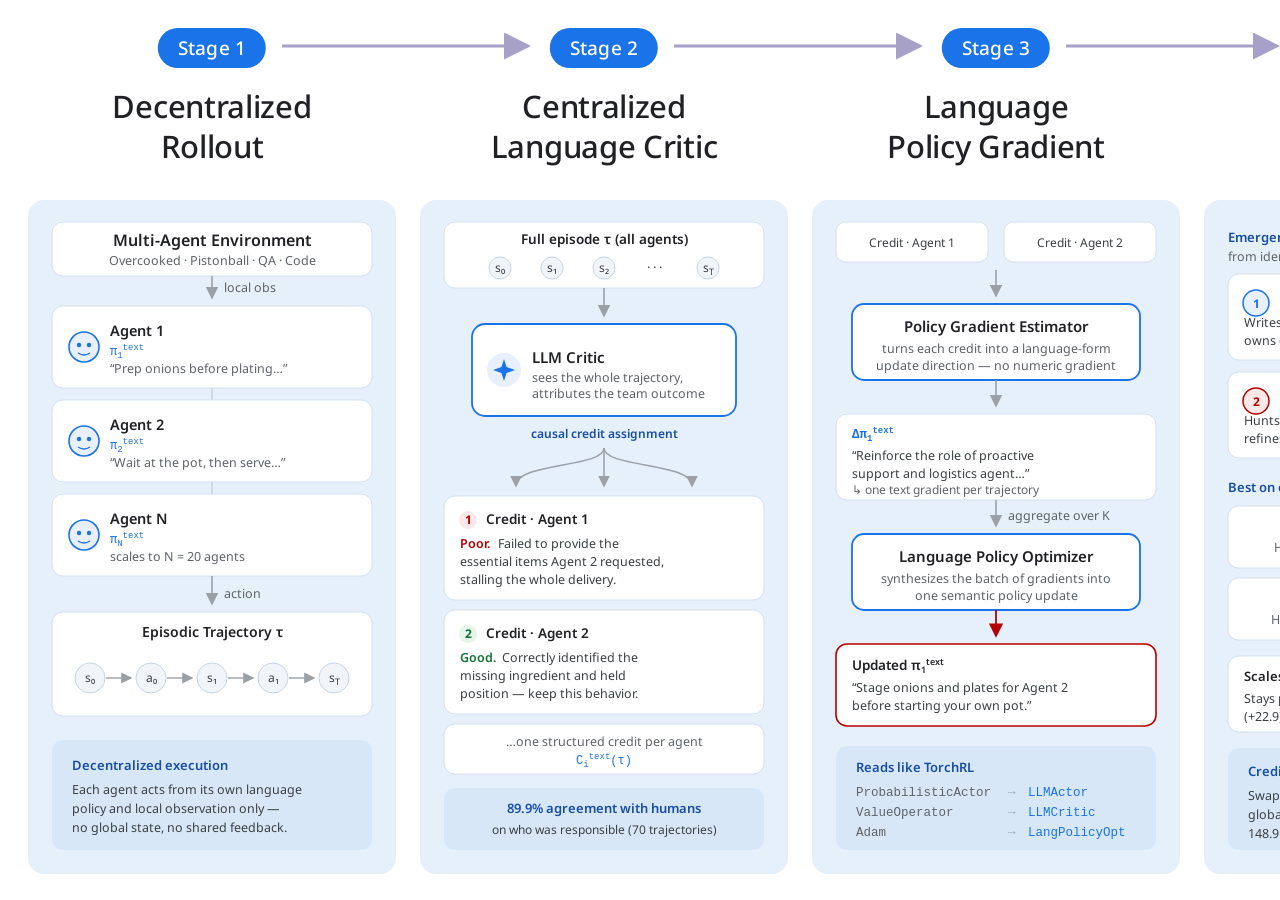
<file: tools/langmarl_stages.html>
<!DOCTYPE html>
<html>
<head>
<meta charset="utf-8">
<title>LangMARL pipeline stages</title>
<link href="https://fonts.googleapis.com/css?family=Google+Sans:400,500,700|Noto+Sans:400,600" rel="stylesheet">
<style>
  html,body{margin:0;padding:0;background:#fff;}
  body{width:1600px;height:900px;overflow:hidden;
       font-family:'Google Sans','Noto Sans',-apple-system,Helvetica,Arial,sans-serif;
       -webkit-font-smoothing:antialiased;}
  .wrap{position:relative;width:1600px;height:900px;}

  .col{position:absolute;top:0;width:368px;visibility:hidden;}
  .c1{left:28px}.c2{left:420px}.c3{left:812px}.c4{left:1204px}
  body.s1 .c1,
  body.s2 .c1,body.s2 .c2,
  body.s3 .c1,body.s3 .c2,body.s3 .c3,
  body.s4 .c1,body.s4 .c2,body.s4 .c3,body.s4 .c4{visibility:visible}

  .badge{position:absolute;top:28px;left:50%;transform:translateX(-50%);
         background:#1a73e8;color:#fff;font-size:19px;font-weight:500;
         padding:7px 20px;border-radius:20px;white-space:nowrap;letter-spacing:.2px;}
  .c4 .badge{background:#174ea6}

  .title{position:absolute;top:86px;width:368px;text-align:center;
         font-size:31px;line-height:40px;font-weight:500;color:#202124;letter-spacing:-.3px;}

  .panel{position:absolute;top:200px;width:368px;height:674px;
         background:#e6f0fb;border-radius:16px;}

  .arrows .a1,.arrows .a2,.arrows .a3{visibility:hidden}
  body.s2 .a1,
  body.s3 .a1,body.s3 .a2,
  body.s4 .a1,body.s4 .a2,body.s4 .a3{visibility:visible}
  .arrows{position:absolute;top:0;left:0}
</style>
</head>
<body class="s4">

<svg width="0" height="0" style="position:absolute">
  <defs>
    <marker id="ar" markerWidth="8" markerHeight="8" refX="7" refY="4" orient="auto">
      <path d="M0,0 L8,4 L0,8 Z" fill="#9aa0a6"/>
    </marker>
    <marker id="arRed" markerWidth="8" markerHeight="8" refX="7" refY="4" orient="auto">
      <path d="M0,0 L8,4 L0,8 Z" fill="#b60000"/>
    </marker>
    <marker id="arBig" markerWidth="9" markerHeight="9" refX="8" refY="4.5" orient="auto">
      <path d="M0,0 L9,4.5 L0,9 Z" fill="#a7a0c8"/>
    </marker>
  </defs>
</svg>

<div class="wrap">

  <svg class="arrows" width="1600" height="900">
    <line class="a1" x1="282" y1="46" x2="528" y2="46" stroke="#a7a0c8" stroke-width="3" marker-end="url(#arBig)"/>
    <line class="a2" x1="674" y1="46" x2="920" y2="46" stroke="#a7a0c8" stroke-width="3" marker-end="url(#arBig)"/>
    <line class="a3" x1="1066" y1="46" x2="1277" y2="46" stroke="#a7a0c8" stroke-width="3" marker-end="url(#arBig)"/>
  </svg>

  <!-- ===================== STAGE 1 ===================== -->
  <div class="col c1">
    <div class="badge">Stage 1</div>
    <div class="title">Decentralized<br>Rollout</div>
    <div class="panel">
      <svg width="368" height="674" viewBox="0 0 368 674">
        <!-- environment -->
        <rect x="24" y="22" width="320" height="54" rx="11" fill="#fff" stroke="#d2e0ef"/>
        <text x="184" y="46" text-anchor="middle" font-size="16" font-weight="600" fill="#202124">Multi-Agent Environment</text>
        <text x="184" y="65" text-anchor="middle" font-size="12.5" fill="#5f6368">Overcooked · Pistonball · QA · Code</text>

        <line x1="184" y1="76" x2="184" y2="98" stroke="#9aa0a6" stroke-width="1.6" marker-end="url(#ar)"/>
        <text x="196" y="92" font-size="12.5" fill="#5f6368">local obs</text>

        <!-- agent cards -->
        <g>
          <rect x="24" y="106" width="320" height="82" rx="11" fill="#fff" stroke="#d2e0ef"/>
          <circle cx="56" cy="147" r="15" fill="#e8f0fe" stroke="#1a73e8" stroke-width="1.6"/>
          <circle cx="51" cy="145" r="2.2" fill="#1a73e8"/><circle cx="61" cy="145" r="2.2" fill="#1a73e8"/>
          <path d="M50,153 q6,4 12,0" stroke="#1a73e8" stroke-width="1.5" fill="none"/>
          <text x="82" y="136" font-size="14.5" font-weight="600" fill="#202124">Agent 1</text>
          <text x="82" y="155" font-size="12" fill="#1a73e8" font-family="ui-monospace,Menlo,monospace">π<tspan font-size="9" dy="3">1</tspan><tspan font-size="9" dy="-8">text</tspan><tspan dy="5"> </tspan></text>
          <text x="82" y="173" font-size="12.5" fill="#5f6368">“Prep onions before plating…”</text>
        </g>
        <line x1="184" y1="188" x2="184" y2="200" stroke="#c6d4e2" stroke-width="1.6"/>
        <g>
          <rect x="24" y="200" width="320" height="82" rx="11" fill="#fff" stroke="#d2e0ef"/>
          <circle cx="56" cy="241" r="15" fill="#e8f0fe" stroke="#1a73e8" stroke-width="1.6"/>
          <circle cx="51" cy="239" r="2.2" fill="#1a73e8"/><circle cx="61" cy="239" r="2.2" fill="#1a73e8"/>
          <path d="M50,247 q6,4 12,0" stroke="#1a73e8" stroke-width="1.5" fill="none"/>
          <text x="82" y="230" font-size="14.5" font-weight="600" fill="#202124">Agent 2</text>
          <text x="82" y="249" font-size="12" fill="#1a73e8" font-family="ui-monospace,Menlo,monospace">π<tspan font-size="9" dy="3">2</tspan><tspan font-size="9" dy="-8">text</tspan><tspan dy="5"> </tspan></text>
          <text x="82" y="267" font-size="12.5" fill="#5f6368">“Wait at the pot, then serve…”</text>
        </g>
        <line x1="184" y1="282" x2="184" y2="294" stroke="#c6d4e2" stroke-width="1.6"/>
        <g>
          <rect x="24" y="294" width="320" height="82" rx="11" fill="#fff" stroke="#d2e0ef"/>
          <circle cx="56" cy="335" r="15" fill="#e8f0fe" stroke="#1a73e8" stroke-width="1.6"/>
          <circle cx="51" cy="333" r="2.2" fill="#1a73e8"/><circle cx="61" cy="333" r="2.2" fill="#1a73e8"/>
          <path d="M50,341 q6,4 12,0" stroke="#1a73e8" stroke-width="1.5" fill="none"/>
          <text x="82" y="324" font-size="14.5" font-weight="600" fill="#202124">Agent N</text>
          <text x="82" y="343" font-size="12" fill="#1a73e8" font-family="ui-monospace,Menlo,monospace">π<tspan font-size="9" dy="3">N</tspan><tspan font-size="9" dy="-8">text</tspan><tspan dy="5"> </tspan></text>
          <text x="82" y="361" font-size="12.5" fill="#5f6368">scales to N = 20 agents</text>
        </g>

        <line x1="184" y1="376" x2="184" y2="404" stroke="#9aa0a6" stroke-width="1.6" marker-end="url(#ar)"/>
        <text x="196" y="398" font-size="12.5" fill="#5f6368">action</text>

        <!-- trajectory -->
        <rect x="24" y="412" width="320" height="104" rx="11" fill="#fff" stroke="#d2e0ef"/>
        <text x="184" y="437" text-anchor="middle" font-size="14" font-weight="600" fill="#202124">Episodic Trajectory τ</text>
        <g font-size="12" fill="#3c4043" text-anchor="middle">
          <circle cx="62" cy="478" r="15" fill="#f1f5fa" stroke="#c6d4e2"/><text x="62" y="482">s₀</text>
          <circle cx="123" cy="478" r="15" fill="#f1f5fa" stroke="#c6d4e2"/><text x="123" y="482">a₀</text>
          <circle cx="184" cy="478" r="15" fill="#f1f5fa" stroke="#c6d4e2"/><text x="184" y="482">s₁</text>
          <circle cx="245" cy="478" r="15" fill="#f1f5fa" stroke="#c6d4e2"/><text x="245" y="482">a₁</text>
          <circle cx="306" cy="478" r="15" fill="#f1f5fa" stroke="#c6d4e2"/><text x="306" y="482">s<tspan font-size="9" dy="3">T</tspan></text>
        </g>
        <g stroke="#9aa0a6" stroke-width="1.4" marker-end="url(#ar)">
          <line x1="78" y1="478" x2="103" y2="478"/>
          <line x1="139" y1="478" x2="164" y2="478"/>
          <line x1="200" y1="478" x2="225" y2="478"/>
          <line x1="261" y1="478" x2="286" y2="478"/>
        </g>

        <!-- note -->
        <rect x="24" y="540" width="320" height="110" rx="11" fill="#d7e7f8"/>
        <text x="44" y="570" font-size="13" font-weight="600" fill="#174ea6">Decentralized execution</text>
        <text x="44" y="594" font-size="12.5" fill="#3c4043">Each agent acts from its own language</text>
        <text x="44" y="613" font-size="12.5" fill="#3c4043">policy and local observation only —</text>
        <text x="44" y="632" font-size="12.5" fill="#3c4043">no global state, no shared feedback.</text>
      </svg>
    </div>
  </div>

  <!-- ===================== STAGE 2 ===================== -->
  <div class="col c2">
    <div class="badge">Stage 2</div>
    <div class="title">Centralized<br>Language Critic</div>
    <div class="panel">
      <svg width="368" height="674" viewBox="0 0 368 674">
        <!-- full trajectory in -->
        <rect x="24" y="22" width="320" height="66" rx="11" fill="#fff" stroke="#d2e0ef"/>
        <text x="184" y="44" text-anchor="middle" font-size="13.5" font-weight="600" fill="#202124">Full episode τ (all agents)</text>
        <g font-size="12" fill="#3c4043" text-anchor="middle">
          <circle cx="80" cy="68" r="11" fill="#f1f5fa" stroke="#c6d4e2"/><text x="80" y="72">s₀</text>
          <circle cx="132" cy="68" r="11" fill="#f1f5fa" stroke="#c6d4e2"/><text x="132" y="72">s₁</text>
          <circle cx="184" cy="68" r="11" fill="#f1f5fa" stroke="#c6d4e2"/><text x="184" y="72">s₂</text>
          <text x="234" y="72" font-size="13">· · ·</text>
          <circle cx="288" cy="68" r="11" fill="#f1f5fa" stroke="#c6d4e2"/><text x="288" y="72">s<tspan font-size="9" dy="3">T</tspan></text>
        </g>

        <line x1="184" y1="88" x2="184" y2="116" stroke="#9aa0a6" stroke-width="1.6" marker-end="url(#ar)"/>

        <!-- critic -->
        <rect x="52" y="124" width="264" height="92" rx="13" fill="#fff" stroke="#1a73e8" stroke-width="1.8"/>
        <g transform="translate(84,170)">
          <circle r="17" fill="#e8f0fe"/>
          <path d="M0,-11 L2.6,-3 L11,0 L2.6,3 L0,11 L-2.6,3 L-11,0 L-2.6,-3 Z" fill="#1a73e8"/>
        </g>
        <text x="112" y="163" font-size="15" font-weight="600" fill="#202124">LLM Critic</text>
        <text x="112" y="182" font-size="12.5" fill="#5f6368">sees the whole trajectory,</text>
        <text x="112" y="198" font-size="12.5" fill="#5f6368">attributes the team outcome</text>

        <text x="184" y="238" text-anchor="middle" font-size="12" font-weight="600" fill="#174ea6">causal credit assignment</text>

        <!-- fan out -->
        <g stroke="#9aa0a6" stroke-width="1.5" fill="none" marker-end="url(#ar)">
          <path d="M184,248 C184,268 96,262 96,286"/>
          <path d="M184,248 L184,286"/>
          <path d="M184,248 C184,268 272,262 272,286"/>
        </g>

        <!-- credit cards -->
        <rect x="24" y="296" width="320" height="104" rx="11" fill="#fff" stroke="#d2e0ef"/>
        <circle cx="48" cy="320" r="9" fill="#fce8e6"/><text x="48" y="324" text-anchor="middle" font-size="12" font-weight="700" fill="#b60000">1</text>
        <text x="66" y="324" font-size="13.5" font-weight="600" fill="#202124">Credit · Agent 1</text>
        <text x="40" y="348" font-size="12.5" fill="#b60000" font-weight="600">Poor.</text>
        <text x="78" y="348" font-size="12.5" fill="#3c4043">Failed to provide the</text>
        <text x="40" y="366" font-size="12.5" fill="#3c4043">essential items Agent 2 requested,</text>
        <text x="40" y="384" font-size="12.5" fill="#3c4043">stalling the whole delivery.</text>

        <rect x="24" y="410" width="320" height="104" rx="11" fill="#fff" stroke="#d2e0ef"/>
        <circle cx="48" cy="434" r="9" fill="#e6f4ea"/><text x="48" y="438" text-anchor="middle" font-size="12" font-weight="700" fill="#137333">2</text>
        <text x="66" y="438" font-size="13.5" font-weight="600" fill="#202124">Credit · Agent 2</text>
        <text x="40" y="462" font-size="12.5" fill="#137333" font-weight="600">Good.</text>
        <text x="82" y="462" font-size="12.5" fill="#3c4043">Correctly identified the</text>
        <text x="40" y="480" font-size="12.5" fill="#3c4043">missing ingredient and held</text>
        <text x="40" y="498" font-size="12.5" fill="#3c4043">position — keep this behavior.</text>

        <rect x="24" y="524" width="320" height="50" rx="11" fill="#fff" stroke="#d2e0ef"/>
        <text x="184" y="546" text-anchor="middle" font-size="12.5" fill="#5f6368">…one structured credit per agent</text>
        <text x="184" y="564" text-anchor="middle" font-size="12" fill="#1a73e8" font-family="ui-monospace,Menlo,monospace">C<tspan font-size="9" dy="3">i</tspan><tspan font-size="9" dy="-8">text</tspan><tspan dy="5">(τ)</tspan></text>

        <rect x="24" y="588" width="320" height="62" rx="11" fill="#d7e7f8"/>
        <text x="184" y="613" text-anchor="middle" font-size="13" font-weight="600" fill="#174ea6">89.9% agreement with humans</text>
        <text x="184" y="634" text-anchor="middle" font-size="12" fill="#3c4043">on who was responsible (70 trajectories)</text>
      </svg>
    </div>
  </div>

  <!-- ===================== STAGE 3 ===================== -->
  <div class="col c3">
    <div class="badge">Stage 3</div>
    <div class="title">Language<br>Policy Gradient</div>
    <div class="panel">
      <svg width="368" height="674" viewBox="0 0 368 674">
        <!-- credits in -->
        <g>
          <rect x="24" y="22" width="152" height="40" rx="9" fill="#fff" stroke="#d2e0ef"/>
          <text x="100" y="47" text-anchor="middle" font-size="12" fill="#3c4043">Credit · Agent 1</text>
          <rect x="192" y="22" width="152" height="40" rx="9" fill="#fff" stroke="#d2e0ef"/>
          <text x="268" y="47" text-anchor="middle" font-size="12" fill="#3c4043">Credit · Agent 2</text>
        </g>

        <line x1="184" y1="70" x2="184" y2="96" stroke="#9aa0a6" stroke-width="1.6" marker-end="url(#ar)"/>

        <!-- gradient estimator -->
        <rect x="40" y="104" width="288" height="76" rx="12" fill="#fff" stroke="#1a73e8" stroke-width="1.8"/>
        <text x="184" y="132" text-anchor="middle" font-size="15" font-weight="600" fill="#202124">Policy Gradient Estimator</text>
        <text x="184" y="153" text-anchor="middle" font-size="12.5" fill="#5f6368">turns each credit into a language-form</text>
        <text x="184" y="170" text-anchor="middle" font-size="12.5" fill="#5f6368">update direction — no numeric gradient</text>

        <line x1="184" y1="180" x2="184" y2="206" stroke="#9aa0a6" stroke-width="1.6" marker-end="url(#ar)"/>

        <!-- text gradients -->
        <rect x="24" y="214" width="320" height="86" rx="11" fill="#fff" stroke="#d2e0ef"/>
        <text x="40" y="238" font-size="12.5" font-weight="600" fill="#1a73e8" font-family="ui-monospace,Menlo,monospace">Δπ<tspan font-size="9" dy="3">1</tspan><tspan font-size="9" dy="-8">text</tspan><tspan dy="5"> </tspan></text>
        <text x="40" y="260" font-size="12.5" fill="#3c4043">“Reinforce the role of proactive</text>
        <text x="40" y="278" font-size="12.5" fill="#3c4043">support and logistics agent…”</text>
        <text x="40" y="294" font-size="12" fill="#5f6368">↳ one text gradient per trajectory</text>

        <line x1="184" y1="300" x2="184" y2="326" stroke="#9aa0a6" stroke-width="1.6" marker-end="url(#ar)"/>
        <text x="196" y="320" font-size="12.5" fill="#5f6368">aggregate over K</text>

        <!-- optimizer -->
        <rect x="40" y="334" width="288" height="76" rx="12" fill="#fff" stroke="#1a73e8" stroke-width="1.8"/>
        <text x="184" y="362" text-anchor="middle" font-size="15" font-weight="600" fill="#202124">Language Policy Optimizer</text>
        <text x="184" y="383" text-anchor="middle" font-size="12.5" fill="#5f6368">synthesizes the batch of gradients into</text>
        <text x="184" y="400" text-anchor="middle" font-size="12.5" fill="#5f6368">one semantic policy update</text>

        <line x1="184" y1="410" x2="184" y2="436" stroke="#b60000" stroke-width="1.8" marker-end="url(#arRed)"/>

        <!-- updated policy -->
        <rect x="24" y="444" width="320" height="82" rx="11" fill="#fff" stroke="#b60000" stroke-width="1.6"/>
        <text x="40" y="470" font-size="13.5" font-weight="600" fill="#202124">Updated π<tspan font-size="9" dy="3">1</tspan><tspan font-size="9" dy="-8">text</tspan><tspan dy="5"> </tspan></text>
        <text x="40" y="492" font-size="12.5" fill="#3c4043">“Stage onions and plates for Agent 2</text>
        <text x="40" y="510" font-size="12.5" fill="#3c4043">before starting your own pot.”</text>

        <!-- torchrl analogy -->
        <rect x="24" y="546" width="320" height="104" rx="11" fill="#d7e7f8"/>
        <text x="44" y="572" font-size="13" font-weight="600" fill="#174ea6">Reads like TorchRL</text>
        <g font-size="12.5" font-family="ui-monospace,Menlo,monospace">
          <text x="44" y="596" fill="#5f6368">ProbabilisticActor</text><text x="196" y="596" fill="#9aa0a6">→</text><text x="216" y="596" fill="#1a73e8">LLMActor</text>
          <text x="44" y="616" fill="#5f6368">ValueOperator</text><text x="196" y="616" fill="#9aa0a6">→</text><text x="216" y="616" fill="#1a73e8">LLMCritic</text>
          <text x="44" y="636" fill="#5f6368">Adam</text><text x="196" y="636" fill="#9aa0a6">→</text><text x="216" y="636" fill="#1a73e8">LangPolicyOpt</text>
        </g>
      </svg>
    </div>
  </div>

  <!-- ===================== STAGE 4 ===================== -->
  <div class="col c4">
    <div class="badge">Final Output</div>
    <div class="title">Self-Evolved<br>Coordination</div>
    <div class="panel">
      <svg width="368" height="674" viewBox="0 0 368 674">
        <text x="24" y="42" font-size="13" font-weight="600" fill="#174ea6">Emergent role specialization</text>
        <text x="24" y="61" font-size="12.5" fill="#5f6368">from identical starting prompts</text>

        <rect x="24" y="74" width="320" height="86" rx="11" fill="#fff" stroke="#d2e0ef"/>
        <circle cx="52" cy="103" r="13" fill="#e8f0fe" stroke="#1a73e8" stroke-width="1.5"/>
        <text x="52" y="108" text-anchor="middle" font-size="12" font-weight="700" fill="#1a73e8">1</text>
        <text x="76" y="100" font-size="14" font-weight="600" fill="#202124">Agent 1 → Implementer</text>
        <text x="40" y="127" font-size="12.5" fill="#3c4043">Writes structured, robust solutions;</text>
        <text x="40" y="145" font-size="12.5" fill="#3c4043">owns clarity and efficiency.</text>

        <rect x="24" y="172" width="320" height="86" rx="11" fill="#fff" stroke="#d2e0ef"/>
        <circle cx="52" cy="201" r="13" fill="#fce8e6" stroke="#b60000" stroke-width="1.5"/>
        <text x="52" y="206" text-anchor="middle" font-size="12" font-weight="700" fill="#b60000">2</text>
        <text x="76" y="198" font-size="14" font-weight="600" fill="#202124">Agent 2 → Reviewer</text>
        <text x="40" y="225" font-size="12.5" fill="#3c4043">Hunts edge cases and weaknesses;</text>
        <text x="40" y="243" font-size="12.5" fill="#3c4043">refines before submission.</text>

        <text x="24" y="292" font-size="13" font-weight="600" fill="#174ea6">Best on every benchmark</text>

        <g>
          <rect x="24" y="306" width="152" height="62" rx="10" fill="#fff" stroke="#d2e0ef"/>
          <text x="100" y="332" text-anchor="middle" font-size="21" font-weight="700" fill="#b60000">60.2</text>
          <text x="100" y="352" text-anchor="middle" font-size="12.5" fill="#5f6368">HotPotQA</text>

          <rect x="192" y="306" width="152" height="62" rx="10" fill="#fff" stroke="#d2e0ef"/>
          <text x="268" y="332" text-anchor="middle" font-size="21" font-weight="700" fill="#b60000">56.0</text>
          <text x="268" y="352" text-anchor="middle" font-size="12.5" fill="#5f6368">MATH</text>

          <rect x="24" y="378" width="152" height="62" rx="10" fill="#fff" stroke="#d2e0ef"/>
          <text x="100" y="404" text-anchor="middle" font-size="21" font-weight="700" fill="#b60000">73.2</text>
          <text x="100" y="424" text-anchor="middle" font-size="12.5" fill="#5f6368">HumanEval</text>

          <rect x="192" y="378" width="152" height="62" rx="10" fill="#fff" stroke="#d2e0ef"/>
          <text x="268" y="404" text-anchor="middle" font-size="21" font-weight="700" fill="#b60000">148.9</text>
          <text x="268" y="424" text-anchor="middle" font-size="12.5" fill="#5f6368">Forced Coord.</text>
        </g>

        <rect x="24" y="456" width="320" height="76" rx="11" fill="#fff" stroke="#d2e0ef"/>
        <text x="40" y="481" font-size="13" font-weight="600" fill="#202124">Scales where baselines collapse</text>
        <text x="40" y="503" font-size="12.5" fill="#3c4043">Stays positive on Pistonball at N = 20</text>
        <text x="40" y="521" font-size="12.5" fill="#3c4043">(+22.9) while TextGrad degrades.</text>

        <rect x="24" y="548" width="320" height="102" rx="11" fill="#d7e7f8"/>
        <text x="44" y="576" font-size="13" font-weight="600" fill="#174ea6">Credit is what makes it work</text>
        <text x="44" y="600" font-size="12.5" fill="#3c4043">Swap per-agent credits for one shared</text>
        <text x="44" y="619" font-size="12.5" fill="#3c4043">global reward and Forced Coord. drops</text>
        <text x="44" y="638" font-size="12.5" fill="#3c4043">148.9 → 82.7.</text>
      </svg>
    </div>
  </div>

</div>

<script>
  var m = location.search.match(/stage=(\d)/);
  document.body.className = 's' + (m ? m[1] : '4');
</script>
</body>
</html>
</file>
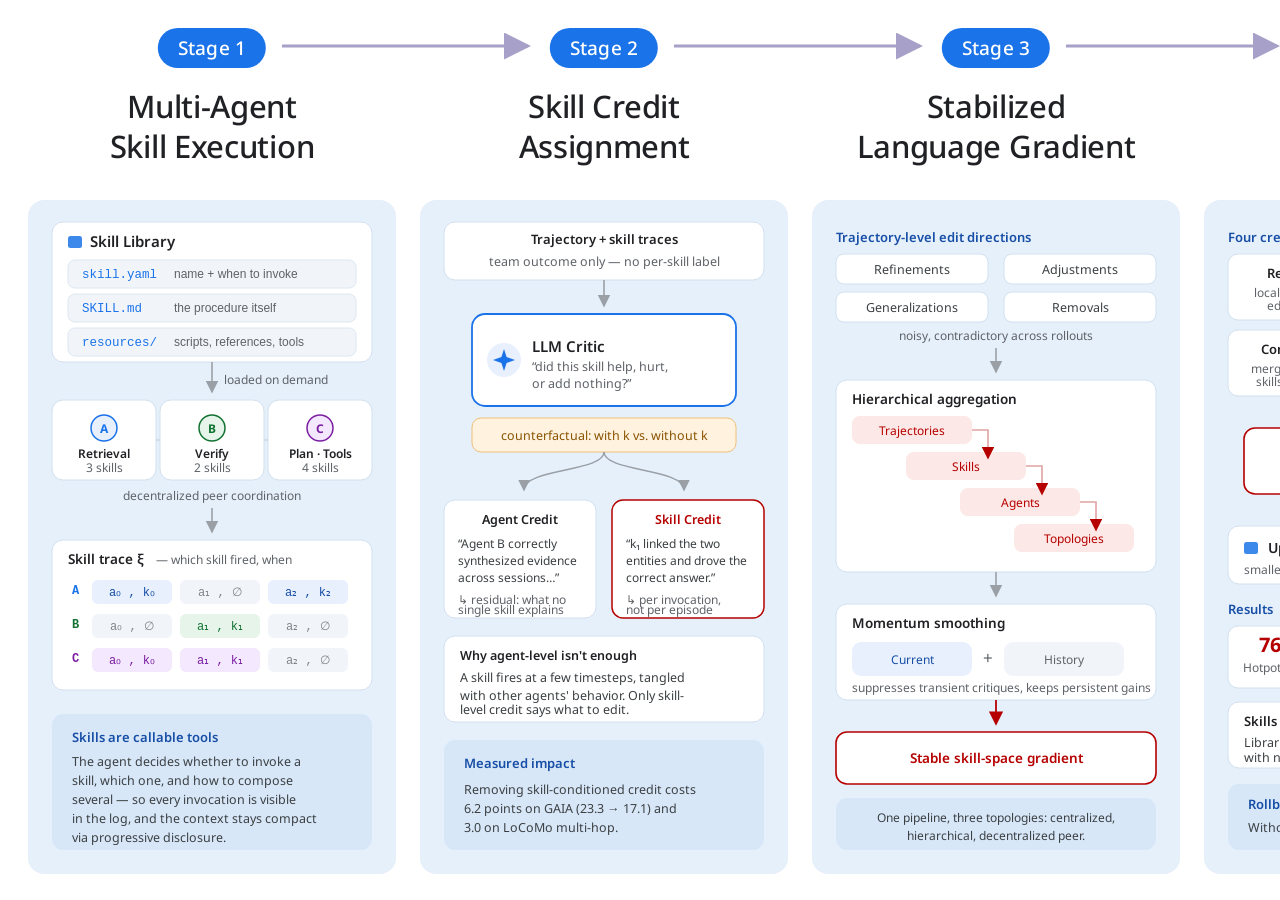
<file: tools/maskills_stages.html>
<!DOCTYPE html>
<html>
<head>
<meta charset="utf-8">
<title>MASkills pipeline stages</title>
<link href="https://fonts.googleapis.com/css?family=Google+Sans:400,500,700|Noto+Sans:400,600" rel="stylesheet">
<style>
  html,body{margin:0;padding:0;background:#fff;}
  body{width:1600px;height:900px;overflow:hidden;
       font-family:'Google Sans','Noto Sans',-apple-system,Helvetica,Arial,sans-serif;
       -webkit-font-smoothing:antialiased;}
  .wrap{position:relative;width:1600px;height:900px;}

  .col{position:absolute;top:0;width:368px;visibility:hidden;}
  .c1{left:28px}.c2{left:420px}.c3{left:812px}.c4{left:1204px}
  body.s1 .c1,
  body.s2 .c1,body.s2 .c2,
  body.s3 .c1,body.s3 .c2,body.s3 .c3,
  body.s4 .c1,body.s4 .c2,body.s4 .c3,body.s4 .c4{visibility:visible}

  .badge{position:absolute;top:28px;left:50%;transform:translateX(-50%);
         background:#1a73e8;color:#fff;font-size:19px;font-weight:500;
         padding:7px 20px;border-radius:20px;white-space:nowrap;letter-spacing:.2px;}
  .c4 .badge{background:#174ea6}

  .title{position:absolute;top:86px;width:368px;text-align:center;
         font-size:31px;line-height:40px;font-weight:500;color:#202124;letter-spacing:-.3px;}

  .panel{position:absolute;top:200px;width:368px;height:674px;
         background:#e6f0fb;border-radius:16px;}

  .arrows .a1,.arrows .a2,.arrows .a3{visibility:hidden}
  body.s2 .a1,
  body.s3 .a1,body.s3 .a2,
  body.s4 .a1,body.s4 .a2,body.s4 .a3{visibility:visible}
  .arrows{position:absolute;top:0;left:0}
</style>
</head>
<body class="s4">

<svg width="0" height="0" style="position:absolute">
  <defs>
    <marker id="ar" markerWidth="8" markerHeight="8" refX="7" refY="4" orient="auto">
      <path d="M0,0 L8,4 L0,8 Z" fill="#9aa0a6"/>
    </marker>
    <marker id="arRed" markerWidth="8" markerHeight="8" refX="7" refY="4" orient="auto">
      <path d="M0,0 L8,4 L0,8 Z" fill="#b60000"/>
    </marker>
    <marker id="arBig" markerWidth="9" markerHeight="9" refX="8" refY="4.5" orient="auto">
      <path d="M0,0 L9,4.5 L0,9 Z" fill="#a7a0c8"/>
    </marker>
  </defs>
</svg>

<div class="wrap">

  <svg class="arrows" width="1600" height="900">
    <line class="a1" x1="282" y1="46" x2="528" y2="46" stroke="#a7a0c8" stroke-width="3" marker-end="url(#arBig)"/>
    <line class="a2" x1="674" y1="46" x2="920" y2="46" stroke="#a7a0c8" stroke-width="3" marker-end="url(#arBig)"/>
    <line class="a3" x1="1066" y1="46" x2="1277" y2="46" stroke="#a7a0c8" stroke-width="3" marker-end="url(#arBig)"/>
  </svg>

  <!-- ===================== STAGE 1 ===================== -->
  <div class="col c1">
    <div class="badge">Stage 1</div>
    <div class="title">Multi-Agent<br>Skill Execution</div>
    <div class="panel">
      <svg width="368" height="674" viewBox="0 0 368 674">
        <!-- skill library -->
        <rect x="24" y="22" width="320" height="140" rx="11" fill="#fff" stroke="#d2e0ef"/>
        <rect x="40" y="36" width="14" height="12" rx="2.5" fill="#1a73e8" opacity=".85"/>
        <text x="62" y="47" font-size="15" font-weight="600" fill="#202124">Skill Library</text>
        <g font-size="12.5" font-family="ui-monospace,Menlo,monospace">
          <rect x="40" y="60" width="288" height="28" rx="7" fill="#f1f5fa" stroke="#dde6f0"/>
          <text x="54" y="78" fill="#1a73e8">skill.yaml</text>
          <text x="146" y="78" fill="#5f6368" font-family="'Google Sans',sans-serif" font-size="12">name + when to invoke</text>

          <rect x="40" y="94" width="288" height="28" rx="7" fill="#f1f5fa" stroke="#dde6f0"/>
          <text x="54" y="112" fill="#1a73e8">SKILL.md</text>
          <text x="146" y="112" fill="#5f6368" font-family="'Google Sans',sans-serif" font-size="12">the procedure itself</text>

          <rect x="40" y="128" width="288" height="28" rx="7" fill="#f1f5fa" stroke="#dde6f0"/>
          <text x="54" y="146" fill="#1a73e8">resources/</text>
          <text x="146" y="146" fill="#5f6368" font-family="'Google Sans',sans-serif" font-size="12">scripts, references, tools</text>
        </g>

        <line x1="184" y1="162" x2="184" y2="192" stroke="#9aa0a6" stroke-width="1.6" marker-end="url(#ar)"/>
        <text x="196" y="184" font-size="12" fill="#5f6368">loaded on demand</text>

        <!-- agents, decentralized peers -->
        <g stroke="#c6d4e2" stroke-width="1.6">
          <line x1="76" y1="240" x2="184" y2="240"/>
          <line x1="184" y1="240" x2="292" y2="240"/>
        </g>
        <g>
          <rect x="24" y="200" width="104" height="80" rx="11" fill="#fff" stroke="#d2e0ef"/>
          <circle cx="76" cy="228" r="13" fill="#e8f0fe" stroke="#1a73e8" stroke-width="1.5"/>
          <text x="76" y="233" text-anchor="middle" font-size="12" font-weight="700" fill="#1a73e8">A</text>
          <text x="76" y="258" text-anchor="middle" font-size="12" font-weight="600" fill="#202124">Retrieval</text>
          <text x="76" y="272" text-anchor="middle" font-size="12" fill="#5f6368">3 skills</text>

          <rect x="132" y="200" width="104" height="80" rx="11" fill="#fff" stroke="#d2e0ef"/>
          <circle cx="184" cy="228" r="13" fill="#e6f4ea" stroke="#137333" stroke-width="1.5"/>
          <text x="184" y="233" text-anchor="middle" font-size="12" font-weight="700" fill="#137333">B</text>
          <text x="184" y="258" text-anchor="middle" font-size="12" font-weight="600" fill="#202124">Verify</text>
          <text x="184" y="272" text-anchor="middle" font-size="12" fill="#5f6368">2 skills</text>

          <rect x="240" y="200" width="104" height="80" rx="11" fill="#fff" stroke="#d2e0ef"/>
          <circle cx="292" cy="228" r="13" fill="#f3e8fd" stroke="#7b1fa2" stroke-width="1.5"/>
          <text x="292" y="233" text-anchor="middle" font-size="12" font-weight="700" fill="#7b1fa2">C</text>
          <text x="292" y="258" text-anchor="middle" font-size="12" font-weight="600" fill="#202124">Plan · Tools</text>
          <text x="292" y="272" text-anchor="middle" font-size="12" fill="#5f6368">4 skills</text>
        </g>
        <text x="184" y="300" text-anchor="middle" font-size="12" fill="#5f6368">decentralized peer coordination</text>

        <line x1="184" y1="308" x2="184" y2="332" stroke="#9aa0a6" stroke-width="1.6" marker-end="url(#ar)"/>

        <!-- skill trace -->
        <rect x="24" y="340" width="320" height="150" rx="11" fill="#fff" stroke="#d2e0ef"/>
        <text x="40" y="364" font-size="13.5" font-weight="600" fill="#202124">Skill trace ξ</text>
        <text x="128" y="364" font-size="12" fill="#5f6368">— which skill fired, when</text>
        <g font-size="12" font-family="ui-monospace,Menlo,monospace" text-anchor="middle">
          <text x="44" y="394" font-size="12" fill="#1a73e8" font-weight="700" text-anchor="start">A</text>
          <rect x="64" y="380" width="80" height="24" rx="6" fill="#e8f0fe"/><text x="104" y="396" fill="#174ea6">a₀ , k₀</text>
          <rect x="152" y="380" width="80" height="24" rx="6" fill="#f1f5fa"/><text x="192" y="396" fill="#80868b">a₁ , ∅</text>
          <rect x="240" y="380" width="80" height="24" rx="6" fill="#e8f0fe"/><text x="280" y="396" fill="#174ea6">a₂ , k₂</text>

          <text x="44" y="428" font-size="12" fill="#137333" font-weight="700" text-anchor="start">B</text>
          <rect x="64" y="414" width="80" height="24" rx="6" fill="#f1f5fa"/><text x="104" y="430" fill="#80868b">a₀ , ∅</text>
          <rect x="152" y="414" width="80" height="24" rx="6" fill="#e6f4ea"/><text x="192" y="430" fill="#137333">a₁ , k₁</text>
          <rect x="240" y="414" width="80" height="24" rx="6" fill="#f1f5fa"/><text x="280" y="430" fill="#80868b">a₂ , ∅</text>

          <text x="44" y="462" font-size="12" fill="#7b1fa2" font-weight="700" text-anchor="start">C</text>
          <rect x="64" y="448" width="80" height="24" rx="6" fill="#f3e8fd"/><text x="104" y="464" fill="#7b1fa2">a₀ , k₀</text>
          <rect x="152" y="448" width="80" height="24" rx="6" fill="#f3e8fd"/><text x="192" y="464" fill="#7b1fa2">a₁ , k₁</text>
          <rect x="240" y="448" width="80" height="24" rx="6" fill="#f1f5fa"/><text x="280" y="464" fill="#80868b">a₂ , ∅</text>
        </g>

        <rect x="24" y="514" width="320" height="136" rx="11" fill="#d7e7f8"/>
        <text x="44" y="542" font-size="13" font-weight="600" fill="#174ea6">Skills are callable tools</text>
        <text x="44" y="566" font-size="12.5" fill="#3c4043">The agent decides whether to invoke a</text>
        <text x="44" y="585" font-size="12.5" fill="#3c4043">skill, which one, and how to compose</text>
        <text x="44" y="604" font-size="12.5" fill="#3c4043">several — so every invocation is visible</text>
        <text x="44" y="623" font-size="12.5" fill="#3c4043">in the log, and the context stays compact</text>
        <text x="44" y="642" font-size="12.5" fill="#3c4043">via progressive disclosure.</text>
      </svg>
    </div>
  </div>

  <!-- ===================== STAGE 2 ===================== -->
  <div class="col c2">
    <div class="badge">Stage 2</div>
    <div class="title">Skill Credit<br>Assignment</div>
    <div class="panel">
      <svg width="368" height="674" viewBox="0 0 368 674">
        <rect x="24" y="22" width="320" height="58" rx="11" fill="#fff" stroke="#d2e0ef"/>
        <text x="184" y="44" text-anchor="middle" font-size="13" font-weight="600" fill="#202124">Trajectory + skill traces</text>
        <text x="184" y="66" text-anchor="middle" font-size="12.5" fill="#5f6368">team outcome only — no per-skill label</text>

        <line x1="184" y1="80" x2="184" y2="106" stroke="#9aa0a6" stroke-width="1.6" marker-end="url(#ar)"/>

        <rect x="52" y="114" width="264" height="92" rx="13" fill="#fff" stroke="#1a73e8" stroke-width="1.8"/>
        <g transform="translate(84,160)">
          <circle r="17" fill="#e8f0fe"/>
          <path d="M0,-11 L2.6,-3 L11,0 L2.6,3 L0,11 L-2.6,3 L-11,0 L-2.6,-3 Z" fill="#1a73e8"/>
        </g>
        <text x="112" y="152" font-size="15" font-weight="600" fill="#202124">LLM Critic</text>
        <text x="112" y="171" font-size="12.5" fill="#5f6368">“did this skill help, hurt,</text>
        <text x="112" y="188" font-size="12.5" fill="#5f6368">or add nothing?”</text>

        <rect x="52" y="218" width="264" height="34" rx="9" fill="#fff3e0" stroke="#f0c078"/>
        <text x="184" y="240" text-anchor="middle" font-size="12.5" fill="#8a5300">counterfactual: with k vs. without k</text>

        <g stroke="#9aa0a6" stroke-width="1.5" fill="none" marker-end="url(#ar)">
          <path d="M184,252 C184,272 104,268 104,290"/>
          <path d="M184,252 C184,272 264,268 264,290"/>
        </g>

        <!-- two credit levels -->
        <rect x="24" y="300" width="152" height="118" rx="11" fill="#fff" stroke="#d2e0ef"/>
        <text x="100" y="324" text-anchor="middle" font-size="12.5" font-weight="600" fill="#202124">Agent Credit</text>
        <text x="38" y="348" font-size="12" fill="#3c4043">“Agent B correctly</text>
        <text x="38" y="365" font-size="12" fill="#3c4043">synthesized evidence</text>
        <text x="38" y="382" font-size="12" fill="#3c4043">across sessions…”</text>
        <text x="38" y="404" font-size="12" fill="#5f6368">↳ residual: what no</text>
        <text x="38" y="414" font-size="12" fill="#5f6368">   single skill explains</text>

        <rect x="192" y="300" width="152" height="118" rx="11" fill="#fff" stroke="#b60000" stroke-width="1.5"/>
        <text x="268" y="324" text-anchor="middle" font-size="12.5" font-weight="600" fill="#b60000">Skill Credit</text>
        <text x="206" y="348" font-size="12" fill="#3c4043">“k₁ linked the two</text>
        <text x="206" y="365" font-size="12" fill="#3c4043">entities and drove the</text>
        <text x="206" y="382" font-size="12" fill="#3c4043">correct answer.”</text>
        <text x="206" y="404" font-size="12" fill="#5f6368">↳ per invocation,</text>
        <text x="206" y="414" font-size="12" fill="#5f6368">   not per episode</text>

        <rect x="24" y="436" width="320" height="86" rx="11" fill="#fff" stroke="#d2e0ef"/>
        <text x="40" y="460" font-size="12.5" font-weight="600" fill="#202124">Why agent-level isn't enough</text>
        <text x="40" y="482" font-size="12.5" fill="#3c4043">A skill fires at a few timesteps, tangled</text>
        <text x="40" y="500" font-size="12.5" fill="#3c4043">with other agents' behavior. Only skill-</text>
        <text x="40" y="514" font-size="12.5" fill="#3c4043">level credit says what to edit.</text>

        <rect x="24" y="540" width="320" height="110" rx="11" fill="#d7e7f8"/>
        <text x="44" y="568" font-size="13" font-weight="600" fill="#174ea6">Measured impact</text>
        <text x="44" y="594" font-size="12.5" fill="#3c4043">Removing skill-conditioned credit costs</text>
        <text x="44" y="613" font-size="12.5" fill="#3c4043">6.2 points on GAIA (23.3 → 17.1) and</text>
        <text x="44" y="632" font-size="12.5" fill="#3c4043">3.0 on LoCoMo multi-hop.</text>
      </svg>
    </div>
  </div>

  <!-- ===================== STAGE 3 ===================== -->
  <div class="col c3">
    <div class="badge">Stage 3</div>
    <div class="title">Stabilized<br>Language Gradient</div>
    <div class="panel">
      <svg width="368" height="674" viewBox="0 0 368 674">
        <text x="24" y="42" font-size="13" font-weight="600" fill="#174ea6">Trajectory-level edit directions</text>
        <g font-size="12.5" fill="#3c4043">
          <rect x="24" y="54" width="152" height="30" rx="8" fill="#fff" stroke="#d2e0ef"/>
          <text x="100" y="74" text-anchor="middle">Refinements</text>
          <rect x="192" y="54" width="152" height="30" rx="8" fill="#fff" stroke="#d2e0ef"/>
          <text x="268" y="74" text-anchor="middle">Adjustments</text>
          <rect x="24" y="92" width="152" height="30" rx="8" fill="#fff" stroke="#d2e0ef"/>
          <text x="100" y="112" text-anchor="middle">Generalizations</text>
          <rect x="192" y="92" width="152" height="30" rx="8" fill="#fff" stroke="#d2e0ef"/>
          <text x="268" y="112" text-anchor="middle">Removals</text>
        </g>
        <text x="184" y="140" text-anchor="middle" font-size="12" fill="#5f6368">noisy, contradictory across rollouts</text>

        <line x1="184" y1="148" x2="184" y2="172" stroke="#9aa0a6" stroke-width="1.6" marker-end="url(#ar)"/>

        <!-- hierarchical aggregation staircase -->
        <rect x="24" y="180" width="320" height="192" rx="11" fill="#fff" stroke="#d2e0ef"/>
        <text x="40" y="204" font-size="13.5" font-weight="600" fill="#202124">Hierarchical aggregation</text>
        <g font-size="12" text-anchor="middle">
          <rect x="40" y="216" width="120" height="28" rx="8" fill="#fce8e6"/><text x="100" y="235" fill="#b60000">Trajectories</text>
          <rect x="94" y="252" width="120" height="28" rx="8" fill="#fce8e6"/><text x="154" y="271" fill="#b60000">Skills</text>
          <rect x="148" y="288" width="120" height="28" rx="8" fill="#fce8e6"/><text x="208" y="307" fill="#b60000">Agents</text>
          <rect x="202" y="324" width="120" height="28" rx="8" fill="#fce8e6"/><text x="262" y="343" fill="#b60000">Topologies</text>
        </g>
        <g stroke="#e0a2a2" stroke-width="1.6" fill="none" marker-end="url(#arRed)">
          <path d="M160,230 L176,230 L176,258"/>
          <path d="M214,266 L230,266 L230,294"/>
          <path d="M268,302 L284,302 L284,330"/>
        </g>

        <line x1="184" y1="372" x2="184" y2="396" stroke="#9aa0a6" stroke-width="1.6" marker-end="url(#ar)"/>

        <!-- momentum -->
        <rect x="24" y="404" width="320" height="96" rx="11" fill="#fff" stroke="#d2e0ef"/>
        <text x="40" y="428" font-size="13.5" font-weight="600" fill="#202124">Momentum smoothing</text>
        <g font-size="12" text-anchor="middle">
          <rect x="40" y="442" width="120" height="34" rx="9" fill="#e8f0fe"/><text x="100" y="464" fill="#174ea6">Current</text>
          <text x="176" y="464" font-size="17" fill="#5f6368">+</text>
          <rect x="192" y="442" width="120" height="34" rx="9" fill="#f1f5fa"/><text x="252" y="464" fill="#5f6368">History</text>
        </g>
        <text x="40" y="492" font-size="12" fill="#5f6368">suppresses transient critiques, keeps persistent gains</text>

        <line x1="184" y1="500" x2="184" y2="524" stroke="#b60000" stroke-width="1.8" marker-end="url(#arRed)"/>

        <rect x="24" y="532" width="320" height="52" rx="11" fill="#fff" stroke="#b60000" stroke-width="1.6"/>
        <text x="184" y="563" text-anchor="middle" font-size="13.5" font-weight="600" fill="#b60000">Stable skill-space gradient</text>

        <rect x="24" y="598" width="320" height="52" rx="11" fill="#d7e7f8"/>
        <text x="184" y="622" text-anchor="middle" font-size="12" fill="#3c4043">One pipeline, three topologies: centralized,</text>
        <text x="184" y="640" text-anchor="middle" font-size="12" fill="#3c4043">hierarchical, decentralized peer.</text>
      </svg>
    </div>
  </div>

  <!-- ===================== STAGE 4 ===================== -->
  <div class="col c4">
    <div class="badge">Final Output</div>
    <div class="title">Evolved<br>Skill Library</div>
    <div class="panel">
      <svg width="368" height="674" viewBox="0 0 368 674">
        <text x="24" y="42" font-size="13" font-weight="600" fill="#174ea6">Four credit-driven operators</text>
        <g>
          <rect x="24" y="54" width="152" height="66" rx="10" fill="#fff" stroke="#d2e0ef"/>
          <text x="100" y="78" text-anchor="middle" font-size="13" font-weight="600" fill="#202124">Refinement</text>
          <text x="100" y="97" text-anchor="middle" font-size="12" fill="#5f6368">localized diff-style</text>
          <text x="100" y="110" text-anchor="middle" font-size="12" fill="#5f6368">edits to a skill</text>

          <rect x="192" y="54" width="152" height="66" rx="10" fill="#fff" stroke="#d2e0ef"/>
          <text x="268" y="78" text-anchor="middle" font-size="13" font-weight="600" fill="#202124">Induction</text>
          <text x="268" y="97" text-anchor="middle" font-size="12" fill="#5f6368">new skill from</text>
          <text x="268" y="110" text-anchor="middle" font-size="12" fill="#5f6368">hard trajectories</text>

          <rect x="24" y="130" width="152" height="66" rx="10" fill="#fff" stroke="#d2e0ef"/>
          <text x="100" y="154" text-anchor="middle" font-size="13" font-weight="600" fill="#202124">Consolidation</text>
          <text x="100" y="173" text-anchor="middle" font-size="12" fill="#5f6368">merge overlapping</text>
          <text x="100" y="186" text-anchor="middle" font-size="12" fill="#5f6368">skills into macros</text>

          <rect x="192" y="130" width="152" height="66" rx="10" fill="#fff" stroke="#d2e0ef"/>
          <text x="268" y="154" text-anchor="middle" font-size="13" font-weight="600" fill="#202124">Pruning</text>
          <text x="268" y="173" text-anchor="middle" font-size="12" fill="#5f6368">drop persistently</text>
          <text x="268" y="186" text-anchor="middle" font-size="12" fill="#5f6368">low-utility skills</text>
        </g>

        <line x1="184" y1="196" x2="184" y2="220" stroke="#9aa0a6" stroke-width="1.6" marker-end="url(#ar)"/>

        <rect x="40" y="228" width="288" height="66" rx="11" fill="#fff" stroke="#b60000" stroke-width="1.6"/>
        <text x="184" y="252" text-anchor="middle" font-size="13.5" font-weight="600" fill="#b60000">Validation &amp; Rollback</text>
        <text x="184" y="272" text-anchor="middle" font-size="12" fill="#3c4043">every edit checked on held-out tasks;</text>
        <text x="184" y="287" text-anchor="middle" font-size="12" fill="#3c4043">regressions are reverted</text>

        <line x1="184" y1="294" x2="184" y2="318" stroke="#9aa0a6" stroke-width="1.6" marker-end="url(#ar)"/>

        <rect x="24" y="326" width="320" height="58" rx="11" fill="#fff" stroke="#d2e0ef"/>
        <rect x="40" y="342" width="14" height="12" rx="2.5" fill="#1a73e8" opacity=".85"/>
        <text x="64" y="353" font-size="14" font-weight="600" fill="#202124">Updated Skill Library</text>
        <text x="40" y="374" font-size="12" fill="#5f6368">smaller, sharper, and reusable next episode</text>

        <text x="24" y="414" font-size="13" font-weight="600" fill="#174ea6">Results</text>
        <g>
          <rect x="24" y="426" width="100" height="62" rx="10" fill="#fff" stroke="#d2e0ef"/>
          <text x="74" y="452" text-anchor="middle" font-size="20" font-weight="700" fill="#b60000">76.3</text>
          <text x="74" y="472" text-anchor="middle" font-size="12" fill="#5f6368">HotpotQA F1</text>

          <rect x="134" y="426" width="100" height="62" rx="10" fill="#fff" stroke="#d2e0ef"/>
          <text x="184" y="452" text-anchor="middle" font-size="20" font-weight="700" fill="#b60000">27.6</text>
          <text x="184" y="472" text-anchor="middle" font-size="12" fill="#5f6368">LoCoMo SH-F1</text>

          <rect x="244" y="426" width="100" height="62" rx="10" fill="#fff" stroke="#d2e0ef"/>
          <text x="294" y="452" text-anchor="middle" font-size="20" font-weight="700" fill="#b60000">23.3</text>
          <text x="294" y="472" text-anchor="middle" font-size="12" fill="#5f6368">GAIA avg.</text>
        </g>

        <rect x="24" y="502" width="320" height="66" rx="11" fill="#fff" stroke="#d2e0ef"/>
        <text x="40" y="526" font-size="13" font-weight="600" fill="#202124">Skills transfer</text>
        <text x="40" y="547" font-size="12.5" fill="#3c4043">Libraries learned on GAIA lift HotpotQA</text>
        <text x="40" y="562" font-size="12.5" fill="#3c4043">with no further optimization.</text>

        <rect x="24" y="584" width="320" height="66" rx="11" fill="#d7e7f8"/>
        <text x="44" y="609" font-size="13" font-weight="600" fill="#174ea6">Rollback is load-bearing</text>
        <text x="44" y="632" font-size="12.5" fill="#3c4043">Without it, LoCoMo multi-hop falls 17.2 → 6.6.</text>
      </svg>
    </div>
  </div>

</div>

<script>
  var m = location.search.match(/stage=(\d)/);
  document.body.className = 's' + (m ? m[1] : '4');
</script>
</body>
</html>
</file>
